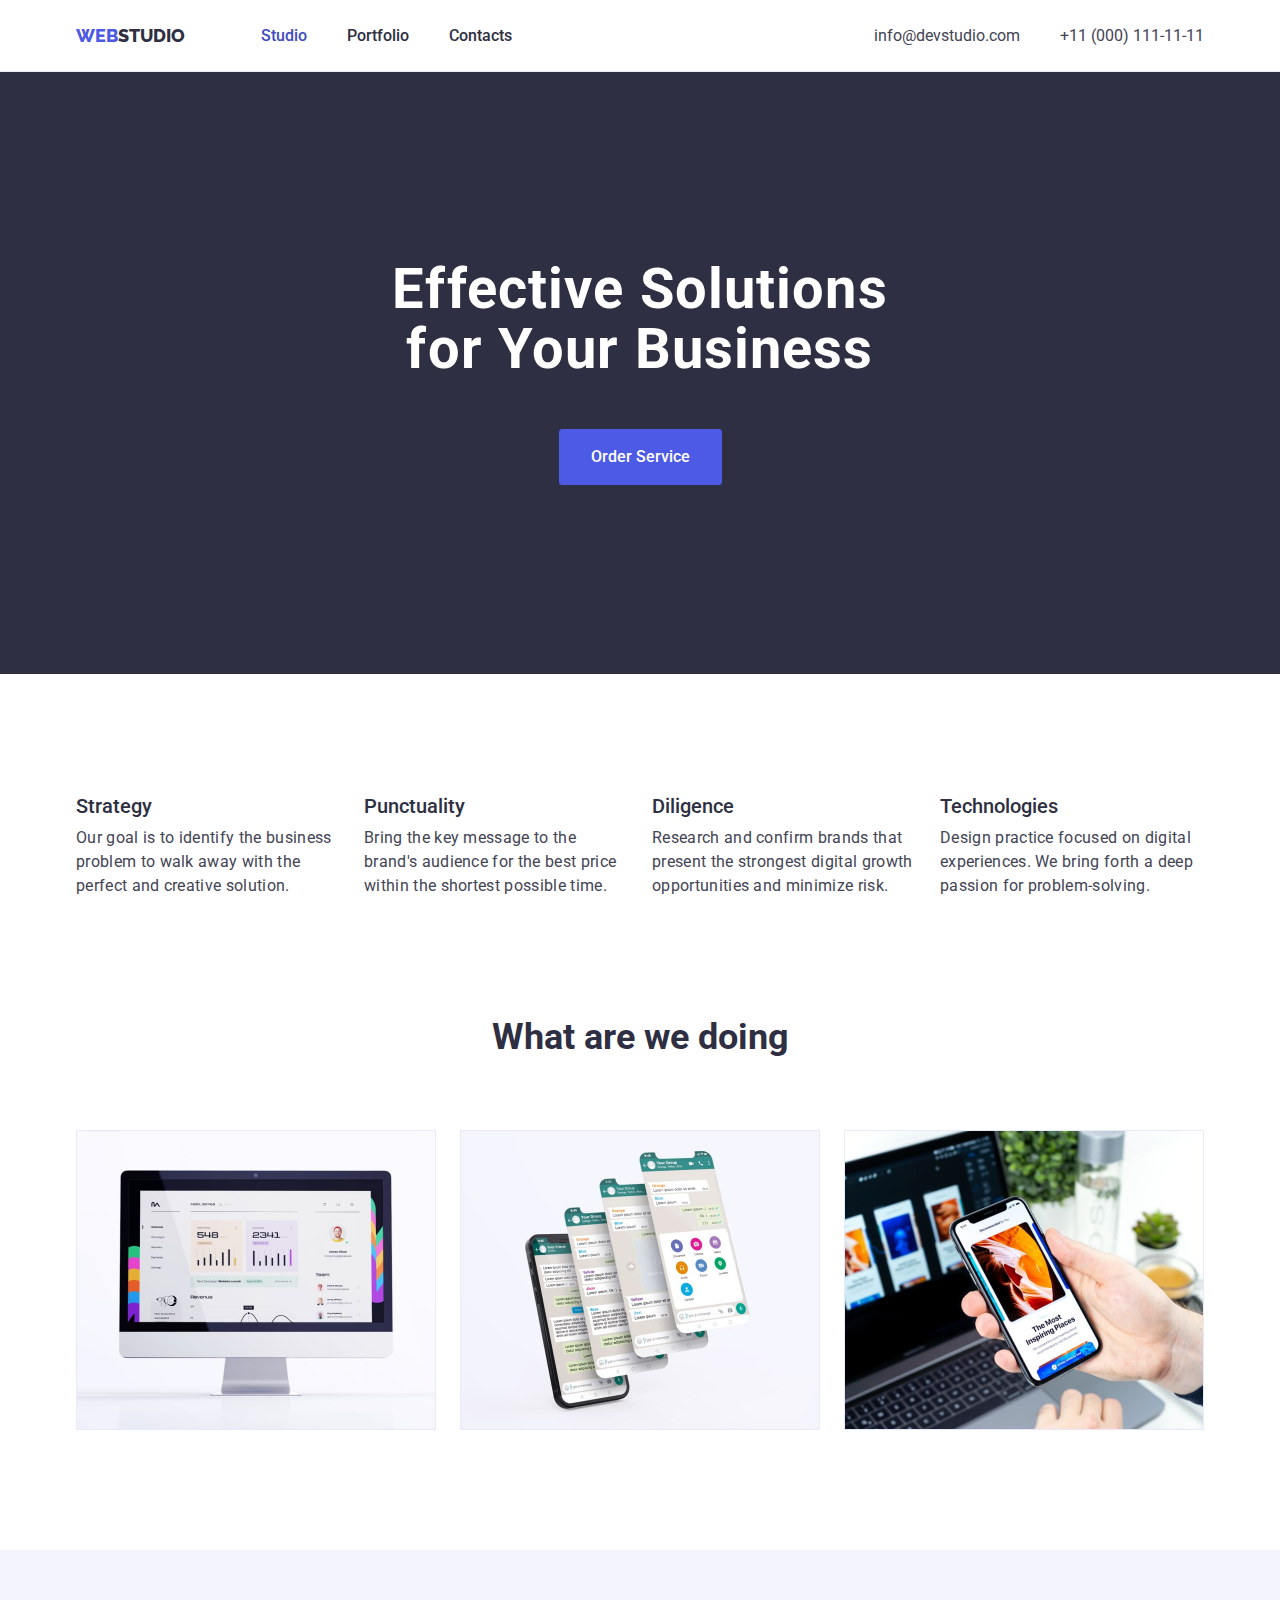
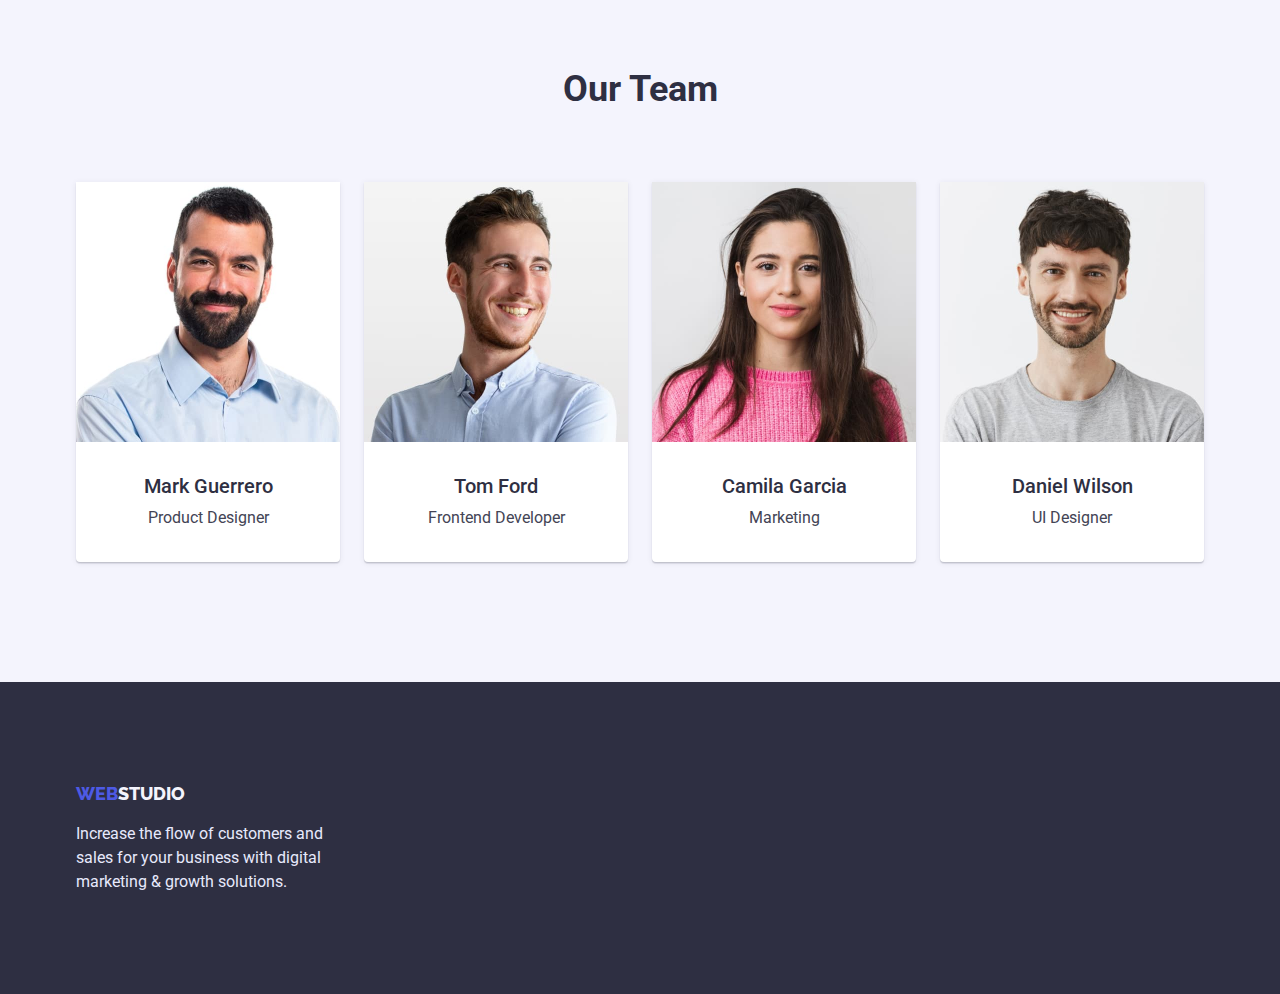
<file: index.html>
<!DOCTYPE html>
<html lang="en">
  <head>
    <meta charset="UTF-8" />
    <meta http-equiv="X-UA-Compatible" content="IE=edge" />
    <meta name="viewport" content="width=device-width, initial-scale=1.0" />
    <title>WebStudio</title>

    <link rel="preconnect" href="https://fonts.googleapis.com" />
    <link rel="preconnect" href="https://fonts.gstatic.com" crossorigin />
    <link
      href="https://fonts.googleapis.com/css2?family=Raleway:wght@800&family=Roboto:wght@400;500;700;900&display=swap"
      rel="stylesheet"
    />

    <link
      rel="stylesheet"
      href="https://cdnjs.cloudflare.com/ajax/libs/modern-normalize/1.1.0/modern-normalize.css"
    />

    <link rel="stylesheet" href="./css/styles.css" />
  </head>
  <body>
    <header class="header">
      <div class="container">
        <nav class="nav">
          <a class="logo" href="./index.html"
            >WEB<span class="header-logo-studio">STUDIO</span>
          </a>
          <ul class="header-list">
            <li>
              <a class="nav-link current" href="./index.html">Studio</a>
            </li>
            <li><a class="nav-link" href="./portfolio.html">Portfolio</a></li>
            <li><a class="nav-link" href="">Contacts</a></li>
          </ul>
          <address class="address">
            <ul class="contakt-list">
              <li>
                <a class="contact" href="mailto:info@devstudio.com"
                  >info@devstudio.com</a
                >
              </li>
              <li>
                <a class="contact" href="tel:+110001111111"
                  >+11 (000) 111-11-11</a
                >
              </li>
            </ul>
          </address>
        </nav>
      </div>
    </header>
    <main>
      <section class="main-hero">
        <div class="container">
          <h1 class="main-hero-title">
            Effective Solutions <br />
            for Your Business
          </h1>
          <button type="button" class="main-hero-launch" class="btn-text">
            Order Service
          </button>
        </div>
      </section>
      <section class="about">
        <div class="container">
          <h2 class="visually-hidden">Advantages</h2>
          <ul class="advantages-list">
            <li>
              <h3 class="advantages-tipe">Strategy</h3>
              <p class="advantages-text">
                Our goal is to identify the business problem to walk away with
                the perfect and creative solution.
              </p>
            </li>
            <li>
              <h3 class="advantages-tipe">Punctuality</h3>
              <p class="advantages-text">
                Bring the key message to the brand's audience for the best price
                within the shortest possible time.
              </p>
            </li>
            <li>
              <h3 class="advantages-tipe">Diligence</h3>
              <p class="advantages-text">
                Research and confirm brands that present the strongest digital
                growth opportunities and minimize risk.
              </p>
            </li>
            <li>
              <h3 class="advantages-tipe">Technologies</h3>
              <p class="advantages-text">
                Design practice focused on digital experiences. We bring forth a
                deep passion for problem-solving.
              </p>
            </li>
          </ul>
        </div>
      </section>
      <section class="work">
        <div class="container">
          <h2 class="work-text">What are we doing</h2>
          <ul class="work-list">
            <li>
              <img src="./images/monitor.jpg" alt="monitor" width="360" />
            </li>
            <li>
              <img
                src="./images/ekrany-smartphonov.jpg"
                alt="display-smartphons"
                width="360"
              />
            </li>
            <li>
              <img src="./images/smartphon.jpg" alt="smartphon" width="360" />
            </li>
          </ul>
        </div>
      </section>
      <section class="team">
        <div class="container">
          <h2 class="team-name">Our Team</h2>
          <ul class="team-name-list">
            <li class="team-name-list-post">
              <img
                src="./images/Mark-Guerrero.jpg"
                alt="Mark-Guerrero"
                width="264"
              />
              <div class="post">
                <h3 class="name">Mark Guerrero</h3>
                <p class="profession">Product Designer</p>
              </div>
            </li>
            <li class="team-name-list-post">
              <img src="./images/Tom-Ford.jpg" alt="Tom-Ford" width="264" />
              <div class="post">
                <h3 class="name">Tom Ford</h3>
                <p class="profession">Frontend Developer</p>
              </div>
            </li>
            <li class="team-name-list-post">
              <img
                src="./images/Camila-Garcia.jpg"
                alt="Camila-Garcia"
                width="264"
              />
              <div class="post">
                <h3 class="name">Camila Garcia</h3>
                <p class="profession">Marketing</p>
              </div>
            </li>
            <li class="team-name-list-post">
              <img
                src="./images/Daniel-Wilson.jpg"
                alt="Daniel-Wilson"
                width="264"
              />
              <div class="post">
                <h3 class="name">Daniel Wilson</h3>
                <p class="profession">UI Designer</p>
              </div>
            </li>
          </ul>
        </div>
      </section>
    </main>
    <footer class="footer">
      <div class="container">
        <a class="footer-logo" href="./index.html"
          >WEB<span class="footer-logo-studio">STUDIO</span>
        </a>
        <p class="footer-text">
          Increase the flow of customers and <br />
          sales for your business with digital <br />
          marketing & growth solutions.
        </p>
      </div>
    </footer>
  </body>
</html>
</file>
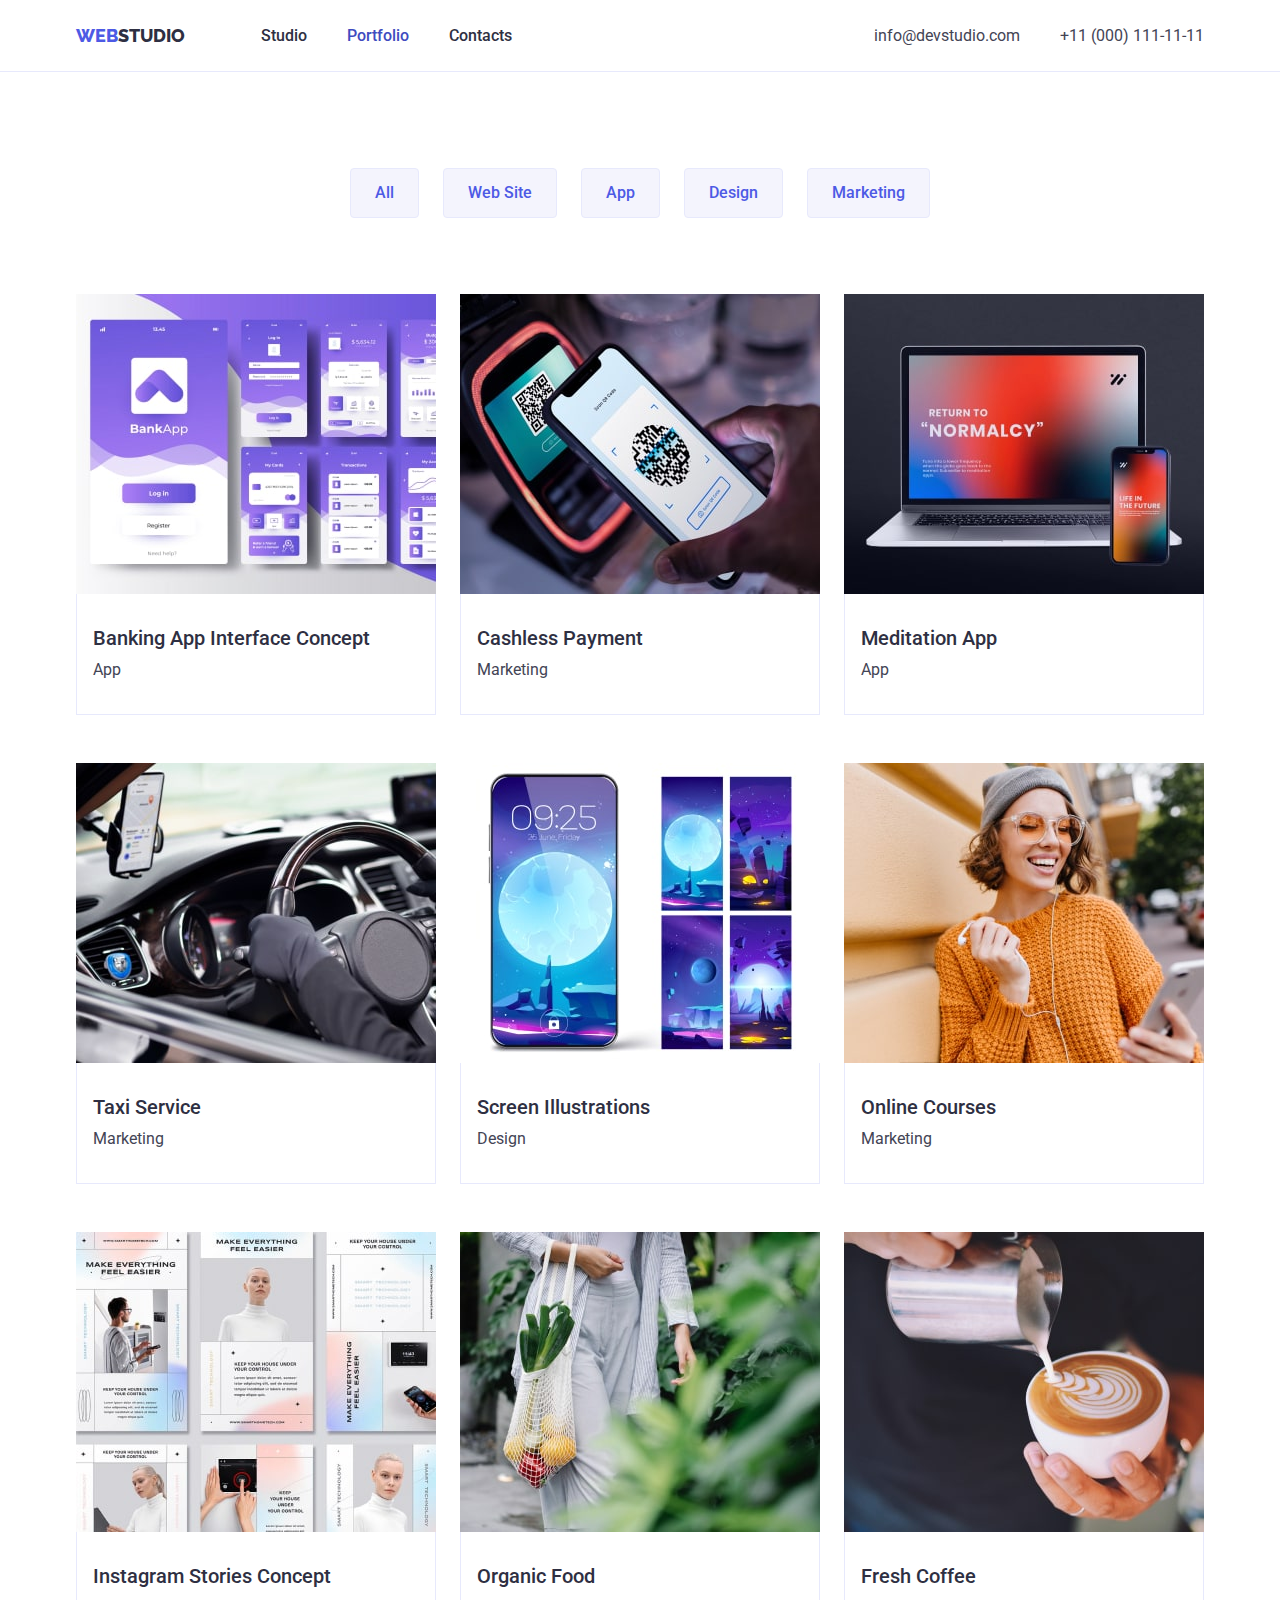
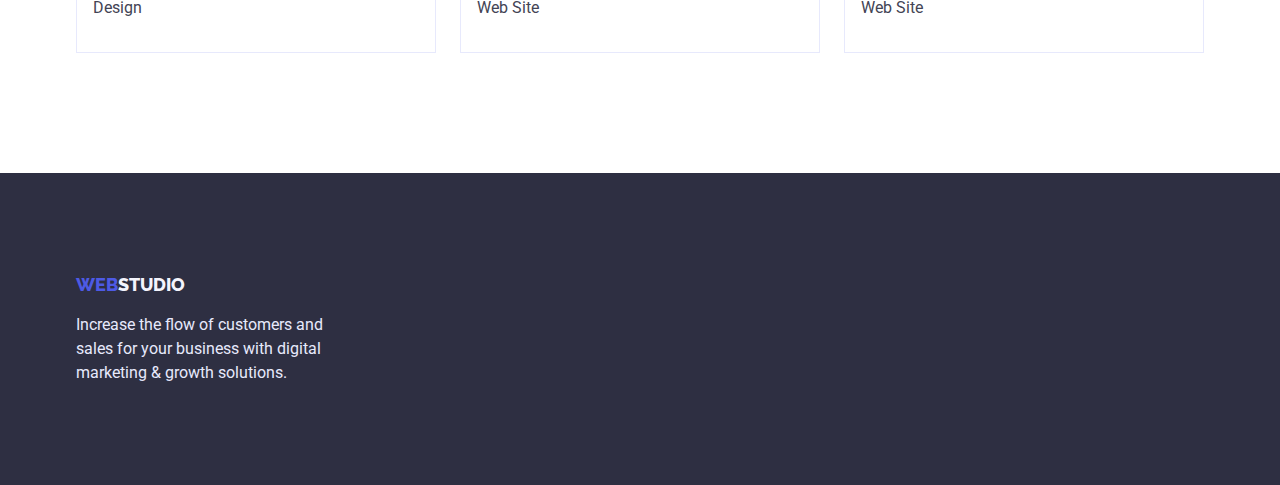
<file: portfolio.html>
<!DOCTYPE html>
<html lang="en">
  <head>
    <meta charset="UTF-8" />
    <meta http-equiv="X-UA-Compatible" content="IE=edge" />
    <meta name="viewport" content="width=device-width, initial-scale=1.0" />
    <title>Portfolio</title>

    <link rel="preconnect" href="https://fonts.googleapis.com" />
    <link rel="preconnect" href="https://fonts.gstatic.com" crossorigin />
    <link
      href="https://fonts.googleapis.com/css2?family=Raleway:wght@800&family=Roboto:wght@400;500;700;900&display=swap"
      rel="stylesheet"
    />

    <link
      rel="stylesheet"
      href="https://cdnjs.cloudflare.com/ajax/libs/modern-normalize/1.1.0/modern-normalize.css"
    />

    <link rel="stylesheet" href="./css/styles.css" />
  </head>
  <body>
    <header class="header">
      <div class="container">
        <nav class="nav">
          <a class="logo" href="./index.html"
            >WEB<span class="header-logo-studio">STUDIO</span>
          </a>
          <ul class="header-list">
            <li>
              <a class="nav-link" href="./index.html">Studio</a>
            </li>
            <li>
              <a class="nav-link current" href="./portfolio.html">Portfolio</a>
            </li>
            <li><a class="nav-link" href="">Contacts</a></li>
          </ul>
          <address class="address">
            <ul class="contakt-list">
              <li>
                <a class="contact" href="mailto:info@devstudio.com"
                  >info@devstudio.com</a
                >
              </li>
              <li>
                <a class="contact" href="tel:+110001111111"
                  >+11 (000) 111-11-11</a
                >
              </li>
            </ul>
          </address>
        </nav>
      </div>
    </header>
    <main>
      <section class="main">
        <div class="container">
          <h1 class="visually-hidden">Filter</h1>
          <ul class="filter-list-btn">
            <li><button class="filter" type="button">All</button></li>
            <li><button class="filter" type="button">Web Site</button></li>
            <li><button class="filter" type="button">App</button></li>
            <li><button class="filter" type="button">Design</button></li>
            <li><button class="filter" type="button">Marketing</button></li>
          </ul>
          <ul class="filter-list-item">
            <li class="filter-list">
              <a class="filter-item" href="">
                <img
                  src="./images/banking-app-interface-concept.jpg"
                  alt="Banking App Interface Concept"
                  width="360"
                />
                <div class="filter-text">
                  <h2 class="filter-buisnes-descr">
                    Banking App Interface Concept
                  </h2>
                  <p class="filter-buisnes">App</p>
                </div>
              </a>
            </li>
            <li class="filter-list">
              <a class="filter-item" href="">
                <img
                  src="./images/cashless-payment.jpg"
                  alt="Cashless Payment"
                  width="360"
                />
                <div class="filter-text">
                  <h2 class="filter-buisnes-descr">Cashless Payment</h2>
                  <p class="filter-buisnes">Marketing</p>
                </div>
              </a>
            </li>
            <li class="filter-list">
              <a class="filter-item" href="">
                <img
                  src="./images/meditaion-app.jpg"
                  alt="Meditaion App"
                  width="360"
                />
                <div class="filter-text">
                  <h2 class="filter-buisnes-descr">Meditation App</h2>
                  <p class="filter-buisnes">App</p>
                </div class="filter-text">
              </a>
            </li>
            <li class="filter-list">
              <a class="filter-item" href="">
                <img
                  src="./images/taxi-service.jpg"
                  alt="Taxi Service"
                  width="360"
                />
                <div class="filter-text">
                  <h2 class="filter-buisnes-descr">Taxi Service</h2>
                  <p class="filter-buisnes">Marketing</p>
                </div>
              </a>
            </li>
            <li class="filter-list">
              <a class="filter-item" href="">
                <img
                  src="./images/screen-illustrations.jpg"
                  alt="Screen Illustrations"
                  width="360"
                />
                <div class="filter-text">
                  <h2 class="filter-buisnes-descr">Screen Illustrations</h2>
                  <p class="filter-buisnes">Design</p>
                </div>
              </a>
            </li>
            <li class="filter-list">
              <a class="filter-item" href="">
                <img
                  src="./images/onlinecourses.jpg"
                  alt="Online Courses"
                  width="360"
                />
                <div class="filter-text">
                  <h2 class="filter-buisnes-descr">Online Courses</h2>
                  <p class="filter-buisnes">Marketing</p>
                </div>
              </a>
            </li>
            <li class="filter-list">
              <a class="filter-item" href="">
                <img
                  src="./images/instagram-stories-concept.jpg"
                  alt="Instagram Stories Concept"
                  width="360"
                />
                <div class="filter-text">
                  <h2 class="filter-buisnes-descr">Instagram Stories Concept</h2>
                  <p class="filter-buisnes">Design</p>
                </div>
              </a>
            </li>
            <li class="filter-list">
              <a class="filter-item" href="">
                <img
                  src="./images/organic-food.jpg"
                  alt="Organic Food"
                  width="360"
                />
                <div class="filter-text">
                  <h2 class="filter-buisnes-descr">Organic Food</h2>
                  <p class="filter-buisnes">Web Site</p>
                </div>
              </a>
            </li>
            <li class="filter-list">
              <a class="filter-item" href="">
                <img
                  src="./images/fresh-coffee.jpg"
                  alt="Fresh Coffee"
                  width="360"
                />
                <div class="filter-text">
                  <h2 class="filter-buisnes-descr">Fresh Coffee</h2>
                  <p class="filter-buisnes">Web Site</p>
                </div>
              </a>
            </li>
          </ul>
        </div>
      </section>
    </main>
    <footer class="footer">
      <div class="container footer-end">
        <a class="footer-logo" href="./index.html"
          >WEB<span class="footer-logo-studio">STUDIO</span>
        </a>
        <p class="footer-text">
          Increase the flow of customers and <br />
          sales for your business with digital <br />
          marketing & growth solutions.
        </p>
      </div>
    </footer>
  </body>
</html>
</file>
<file: css/styles.css>
:root {
  --active-color: #404bbf;
  --base-color: #2e2f42;
  --iris-color: #4d5ae5;
  --slate-color: #434455;
  --white-color: #ffffff;
  --footer-logo-studio-color: #f4f4fd;
  --footertext-bordercolor-color: #e7e9fc;
  --team-box-shadow-color: rgba(46, 47, 66, 0.16);
  --team-box-shadow-two-color: rgba(46, 47, 66, 0.08);
  --portfolio-btn-color: rgba(0, 0, 0, 0.15);
  --portfolio-btn-bgd-color: rgba(0, 0, 0, 0.1);
  --portfolio-btn-bgd-two-color: rgba(0, 0, 0, 0.08);
  --portfolio-btn-bgd-three-color: rgba(0, 0, 0, 0.12);
}

.container {
  width: 100%;
  max-width: 1158px;
  padding: 0 15px;
  margin: 0 auto;
}

body {
  font-family: "Roboto", sans-serif;
  color: var(--base-color);
}

ul {
  margin: 0;
  padding-left: 0;
}

h1,
h2,
h3,
h4,
h5,
p {
  margin: 0;
}

img {
  display: block;
}

.visually-hidden {
  position: absolute;
  white-space: nowrap;
  width: 1px;
  height: 1px;
  overflow: hidden;
  border: 0;
  padding: 0;
  clip: rect(0 0 0 0);
  clip-path: inset(50%);
  margin: -1px;
}

.header {
  border-bottom: 1px solid var(--footertext-bordercolor-color);
}

.nav {
  display: flex;
  align-items: center;
}

.logo {
  font-family: "Raleway";
  font-weight: 800;
  font-size: 18px;
  line-height: 1.3;
  color: var(--iris-color);
  text-decoration: none;
  display: inline-block;
  margin-right: 76px;
  padding: 24px 0;
}

.header-logo-studio {
  font-family: "Raleway";
  font-weight: 800;
  font-size: 18px;
  line-height: 1.3;
  color: var(--base-color);
}

.header-list {
  list-style-type: none;
  display: flex;
  align-items: center;
  gap: 40px;
  margin-right: auto;
}

.nav-link {
  font-weight: 500;
  font-size: 16px;
  line-height: 1.5;
  color: var(--base-color);
  text-decoration: none;
}

.nav-link:focus,
.nav-link:hover,
.nav-link.current {
  color: var(--active-color);
}

.address {
  display: inline-flex;
  align-items: center;
}

.contakt-list {
  list-style-type: none;
  display: flex;

  gap: 40px;
}

.contact {
  font-size: 16px;
  line-height: 1.5;
  color: var(--slate-color);
  font-style: normal;
  text-decoration: none;
}

.contact:focus,
.contact:hover {
  color: var(--active-color);
}

.main-hero {
  background: var(--base-color);
  padding: 188px 0;
  text-align: center;
}

.main-hero-title {
  font-weight: 700;
  font-size: 56px;
  line-height: 1.07;
  letter-spacing: 0.02em;
  color: var(--white-color);
  margin-bottom: 48px;
}

.main-hero-launch {
  font-family: inherit;
  font-weight: 500;
  font-size: 16px;
  line-height: 1.5;
  color: var(--white-color);
  background: var(--iris-color);
  border-radius: 4px;
  border: 1px solid var(--base-color);
  cursor: pointer;
  padding: 16px 32px;
}

.btn-text {
  padding: 16px 32px;
}

.main-hero-launch:focus,
.main-hero-launch:hover {
  background-color: var(--active-color);
}

.main-hero-launch:active {
  color: var(--iris-color);
  background-color: var(--white-color);
  border-radius: 4px;
}

.about {
  list-style-type: none;
  padding: 120px 0;
}

.advantages-list {
  list-style-type: none;
  display: flex;
  column-gap: 24px;
}

.advantages-tipe {
  font-weight: 500;
  font-size: 20px;
  line-height: 1.2;
  margin-bottom: 8px;
}

.advantages-text {
  font-size: 16px;
  line-height: 1.5;
  letter-spacing: 0.02em;
  color: var(--slate-color);
  width: 264px;
}

.work {
  padding-bottom: 120px;
}

.work-text {
  font-weight: 700;
  font-size: 36px;
  line-height: 1.11;
  text-align: center;
  margin-bottom: 72px;
}

.work-list {
  list-style-type: none;
  display: flex;
  column-gap: 24px;
}

.team {
  background: var(--footer-logo-studio-color);
  padding: 120px 0;
}

.team-name {
  font-weight: 700;
  font-size: 36px;
  line-height: 1.11;
  text-align: center;
  margin-bottom: 72px;
}
.team-name-list {
  list-style-type: none;
  display: flex;
  gap: 24px;
}

.team-name-list-post {
  background-color: var(--white-color);
  text-align: center;
  box-shadow: 0px 1px 6px var(--team-box-shadow-two-color),
    0px 1px 1px var(--team-box-shadow-color),
    0px 2px 1px var(--team-box-shadow-two-color);
  border-radius: 0px 0px 4px 4px;
}

.post {
  padding: 32px 16px;
}

.name {
  font-weight: 500;
  font-size: 20px;
  line-height: 1.2;
}

.profession {
  font-size: 16px;
  line-height: 1.5;
  color: var(--slate-color);

  margin-top: 8px;
}

.main {
  padding-top: 96px;
  padding-bottom: 120px;
}

.filter {
  font-family: inherit;
  cursor: pointer;
  font-weight: 500;
  font-size: 16px;
  line-height: 1.5;
  padding: 12px 24px;
  color: var(--iris-color);
  background: var(--footer-logo-studio-color);
  border: 1px solid var(--footertext-bordercolor-color);
  border-radius: 4px;
}

.filter:focus,
.filter:hover {
  color: var(--white-color);
  background: var(--active-color);
  box-shadow: 0px 4px 4px var(--portfolio-btn-color);
}

.filter:active {
  font-weight: 500;
  font-size: 16px;
  line-height: 1.5;
  color: var(--white-color);
  background: var(--active-color);
  box-shadow: 0px 3px 1px var(--portfolio-btn-bgd-color),
    0px 2px 1px var(--portfolio-btn-bgd-two-color),
    0px 2px 2px var(--portfolio-btn-bgd-three-color);
  border-radius: 4px;
}

.filter-list-btn {
  list-style-type: none;
  display: flex;
  justify-content: center;
  gap: 24px;
  margin-bottom: 76px;
}

.filter-list-item {
  list-style-type: none;
  display: flex;
  flex-wrap: wrap;
  grid-gap: 48px 24px;
  margin-right: 0;
}

.filter-list {
  background-color: var(--white-color);
}

.filter-item {
  text-decoration-line: none;
}

.filter-text {
  padding: 32px 0;
  border-bottom: 1px solid var(--footertext-bordercolor-color);
  border-right: 1px solid var(--footertext-bordercolor-color);
  border-left: 1px solid var(--footertext-bordercolor-color);
}

.filter-buisnes-descr {
  font-weight: 500;
  font-size: 20px;
  line-height: 1.2;
  color: var(--base-color);
  margin-bottom: 8px;
  padding-left: 16px;
}

.filter-buisnes {
  font-size: 16px;
  line-height: 1.5;
  color: var(--slate-color);
  padding-left: 16px;
}

.footer {
  background: var(--base-color);
  padding-top: 100px;
  padding-bottom: 100px;
}

.footer-logo {
  font-family: "Raleway";
  font-weight: 800;
  font-size: 18px;
  line-height: 1.3;
  color: var(--iris-color);
  text-decoration: none;
}

.footer-text {
  font-size: 16px;
  line-height: 1.5;
  color: var(--footertext-bordercolor-color);
  margin-top: 16px;
  width: 264px;
}

.footer-logo-studio {
  color: var(--footer-logo-studio-color);
}
</file>
